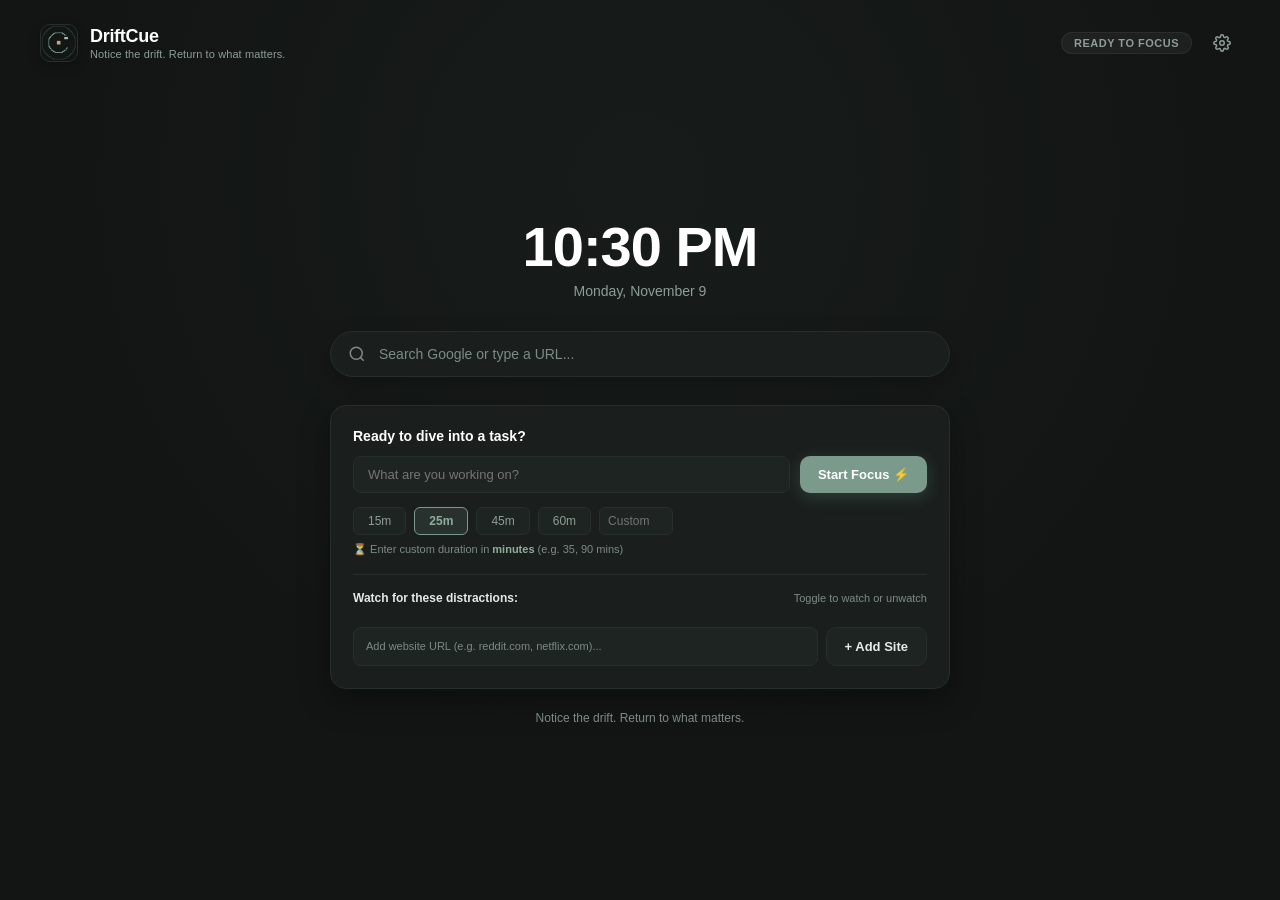
<file: DriftCue/newtab/newtab.html>
<!DOCTYPE html>
<html lang="en">
<head>
  <meta charset="UTF-8" />
  <meta name="viewport" content="width=device-width, initial-scale=1.0" />
  <title>DriftCue — Focus Space</title>
  <link rel="stylesheet" href="newtab.css" />
</head>
<body>
  <!-- Peaceful Meditative Background Canvas -->
  <canvas id="zen-canvas" class="zen-canvas"></canvas>

  <div class="ntp-wrapper">
    <!-- Top Bar -->
    <header class="ntp-header">
      <div class="brand">
        <img src="../assets/icon48.png" alt="DriftCue Logo" class="brand-logo" />
        <div class="brand-text-wrap">
          <span class="brand-name">DriftCue</span>
          <span class="brand-tagline">Notice the drift. Return to what matters.</span>
        </div>
      </div>
      <div class="header-right">
        <span id="ntp-status-pill" class="status-pill status-idle">Ready to focus</span>
        <button id="ntp-btn-settings" class="icon-btn" title="Options">
          <svg width="18" height="18" viewBox="0 0 24 24" fill="none" stroke="currentColor" stroke-width="2">
            <circle cx="12" cy="12" r="3"></circle>
            <path d="M19.4 15a1.65 1.65 0 0 0 .33 1.82l.06.06a2 2 0 0 1 0 2.83 2 2 0 0 1-2.83 0l-.06-.06a1.65 1.65 0 0 0-1.82-.33 1.65 1.65 0 0 0-1 1.51V21a2 2 0 0 1-2 2 2 2 0 0 1-2-2v-.09A1.65 1.65 0 0 0 9 19.4a1.65 1.65 0 0 0-1.82.33l-.06.06a2 2 0 0 1-2.83 0 2 2 0 0 1 0-2.83l.06-.06a1.65 1.65 0 0 0 .33-1.82 1.65 1.65 0 0 0-1.51-1H3a2 2 0 0 1-2-2 2 2 0 0 1 2-2h.09A1.65 1.65 0 0 0 4.6 9a1.65 1.65 0 0 0-.33-1.82l-.06-.06a2 2 0 0 1 0-2.83 2 2 0 0 1 2.83 0l.06.06a1.65 1.65 0 0 0 1.82.33H9a1.65 1.65 0 0 0 1-1.51V3a2 2 0 0 1 2-2 2 2 0 0 1 2 2v.09a1.65 1.65 0 0 0 1 1.51 1.65 1.65 0 0 0 1.82-.33l.06-.06a2 2 0 0 1 2.83 0 2 2 0 0 1 0 2.83l-.06.06a1.65 1.65 0 0 0-.33 1.82V9a1.65 1.65 0 0 0 1.51 1H21a2 2 0 0 1 2 2 2 2 0 0 1-2 2h-.09a1.65 1.65 0 0 0-1.51 1z"></path>
          </svg>
        </button>
      </div>
    </header>

    <!-- STATE A: Active Focus Session Dashboard (Anchor) -->
    <main id="ntp-view-active" class="ntp-view hidden">
      <div class="active-anchor-card">
        <div class="anchor-badge-wrap">
          <span class="anchor-badge">
            <span class="pulse-dot"></span> Active Focus Session
          </span>
        </div>

        <p class="anchor-subheading">YOUR ACTIVE INTENTION</p>
        <h1 id="ntp-task-title" class="anchor-task-title">Complete Python API</h1>

        <!-- Timer with Live Seconds Intuition -->
        <div class="anchor-timer-wrap">
          <div id="ntp-timer-digits" class="anchor-timer">24:50</div>
          <div id="ntp-timer-seconds-sub" class="anchor-timer-seconds-sub">1,490 seconds remaining</div>
          <p id="ntp-timer-status" class="anchor-timer-status">Focus session in progress</p>
        </div>

        <!-- Return to Task Action -->
        <div class="anchor-actions">
          <button id="ntp-btn-return-task" class="btn btn-primary btn-large">
            <span>↩</span> Return to Active Task Tab
          </button>
          <div class="anchor-sub-actions">
            <button id="ntp-btn-pause" class="btn btn-secondary">
              <span id="ntp-pause-icon">⏸</span> <span id="ntp-pause-text">Pause</span>
            </button>
            <button id="ntp-btn-end" class="btn btn-secondary btn-danger-hover">
              End Session
            </button>
          </div>
        </div>

        <!-- Live metrics stats -->
        <div class="anchor-stats-row">
          <div class="anchor-stat">
            <span id="ntp-stat-interventions" class="stat-number">0</span>
            <span class="stat-label">Distractions Checked</span>
          </div>
          <div class="stat-divider"></div>
          <div class="anchor-stat">
            <span id="ntp-stat-recoveries" class="stat-number highlight">0</span>
            <span class="stat-label">Mindful Recoveries</span>
          </div>
        </div>

        <p class="anchor-quote">"One task at a time. Keep moving."</p>
      </div>
    </main>

    <!-- STATE B: Idle Minimalist Start Page -->
    <main id="ntp-view-idle" class="ntp-view">
      <div class="idle-content-wrap">
        <!-- Clock & Date -->
        <div class="clock-wrap">
          <div id="ntp-clock" class="digital-clock">10:30 PM</div>
          <div id="ntp-date" class="digital-date">Monday, November 9</div>
        </div>

        <!-- Clean Google Search Bar -->
        <form id="ntp-search-form" class="search-form">
          <div class="search-input-wrap">
            <svg class="search-icon" width="18" height="18" viewBox="0 0 24 24" fill="none" stroke="currentColor" stroke-width="2">
              <circle cx="11" cy="11" r="8"></circle>
              <line x1="21" y1="21" x2="16.65" y2="16.65"></line>
            </svg>
            <input
              type="text"
              id="ntp-search-input"
              class="search-input"
              placeholder="Search Google or type a URL..."
              autocomplete="off"
            />
          </div>
        </form>

        <!-- Quick Focus Starter Card -->
        <div class="quick-start-card">
          <h2 class="quick-start-title">Ready to dive into a task?</h2>
          <div class="quick-input-row">
            <input
              type="text"
              id="ntp-quick-task"
              class="quick-task-input"
              placeholder="What are you working on?"
              autocomplete="off"
            />
            <button id="ntp-btn-quick-start" class="btn btn-primary">
              Start Focus ⚡
            </button>
          </div>
          <div class="quick-pills-row">
            <button type="button" class="quick-pill" data-mins="15">15m</button>
            <button type="button" class="quick-pill active" data-mins="25">25m</button>
            <button type="button" class="quick-pill" data-mins="45">45m</button>
            <button type="button" class="quick-pill" data-mins="60">60m</button>
            <div class="quick-custom-wrap">
              <input type="number" id="ntp-quick-custom-mins" class="quick-custom-input" min="1" max="180" placeholder="Custom" />
            </div>
          </div>
          <p class="ntp-custom-subhint">⏳ Enter custom duration in <strong>minutes</strong> (e.g. 35, 90 mins)</p>

          <!-- Watch for Distractions Section -->
          <div class="ntp-distractions-section">
            <div class="ntp-distractions-header">
              <span class="ntp-distractions-title">Watch for these distractions:</span>
              <span class="ntp-distractions-hint">Toggle to watch or unwatch</span>
            </div>
            <div id="ntp-distraction-pills" class="ntp-pills-grid">
              <!-- Populated dynamically via JS -->
            </div>
            <div class="ntp-add-distraction-row">
              <input
                type="text"
                id="ntp-input-distraction"
                class="ntp-inline-input"
                placeholder="Add website URL (e.g. reddit.com, netflix.com)..."
                autocomplete="off"
              />
              <button type="button" id="ntp-btn-add-distraction" class="btn btn-secondary btn-sm">
                + Add Site
              </button>
            </div>
          </div>
        </div>

        <!-- Recent Focus Sessions Strip (Module 5) -->
        <div id="ntp-recent-wrap" class="recent-sessions-wrap hidden">
          <span class="recent-label">Recent Completed Sessions</span>
          <div id="ntp-recent-list" class="recent-sessions-list"></div>
        </div>

        <p class="idle-tagline">Notice the drift. Return to what matters.</p>
      </div>
    </main>

    <!-- STATE C: Session Reflection Modal / Card (Module 5) -->
    <main id="ntp-view-summary" class="ntp-view hidden">
      <div class="active-anchor-card summary-anchor-card">
        <div class="summary-check-icon">✓</div>
        <h1 class="summary-card-title">Session Complete</h1>
        <p id="ntp-sum-task" class="summary-card-task">Authentication API</p>

        <div class="anchor-stats-row">
          <div class="anchor-stat">
            <span id="ntp-sum-actual" class="stat-number">25m</span>
            <span class="stat-label">Focus Time</span>
          </div>
          <div class="stat-divider"></div>
          <div class="anchor-stat">
            <span id="ntp-sum-drifts" class="stat-number">2</span>
            <span class="stat-label">Drifts Checked</span>
          </div>
          <div class="stat-divider"></div>
          <div class="anchor-stat">
            <span id="ntp-sum-recoveries" class="stat-number highlight">2</span>
            <span class="stat-label">Task Recoveries</span>
          </div>
        </div>

        <div class="ntp-reflection-block">
          <label class="reflection-label">Did you accomplish what you set out to do?</label>
          <div class="ntp-reflect-btns">
            <button type="button" class="btn-reflect selected" data-reflection="Yes">
              <span>🎯</span> Yes, accomplished
            </button>
            <button type="button" class="btn-reflect" data-reflection="Partially">
              <span>🌱</span> Partially
            </button>
            <button type="button" class="btn-reflect" data-reflection="Not yet">
              <span>⏳</span> Not yet
            </button>
          </div>
          <input
            type="text"
            id="ntp-sum-notes"
            class="summary-note-input"
            placeholder="Key takeaway or reflection note (optional)..."
            maxlength="100"
            style="margin-top: 10px;"
          />
        </div>

        <button id="ntp-btn-save-summary" class="btn btn-primary btn-large btn-block" style="margin-top: 20px;">
          Save Reflection & Continue
        </button>
      </div>
    </main>
  </div>

  <script src="newtab.js"></script>
</body>
</html>
</file>
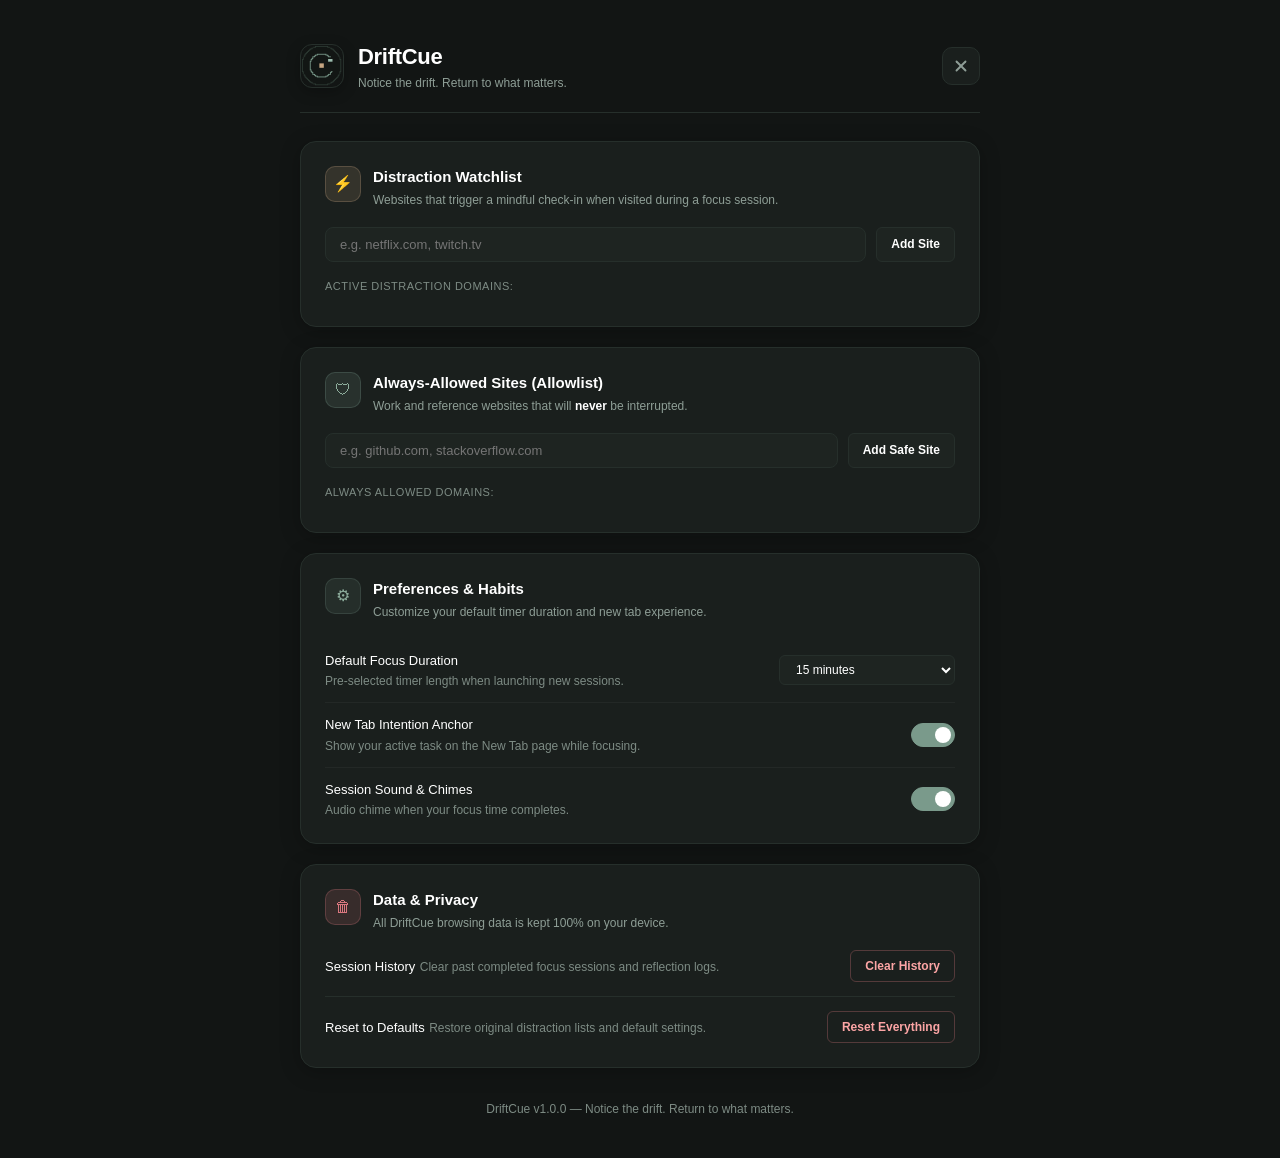
<file: DriftCue/options/options.html>
<!DOCTYPE html>
<html lang="en">
<head>
  <meta charset="UTF-8" />
  <meta name="viewport" content="width=device-width, initial-scale=1.0" />
  <title>DriftCue — Settings & Preferences</title>
  <link rel="stylesheet" href="options.css" />
</head>
<body>
  <div class="options-container">
    <!-- Header -->
    <header class="options-header">
      <div class="brand">
        <img src="../assets/icon48.png" alt="DriftCue" class="brand-logo" />
        <div>
          <h1 class="brand-title">DriftCue</h1>
          <p class="brand-subtitle">Notice the drift. Return to what matters.</p>
        </div>
      </div>
      <div class="header-right-actions">
        <div id="save-toast" class="save-toast hidden">
          <span>✓ Changes saved automatically</span>
        </div>
        <button id="btn-close-options" class="close-btn" title="Close Settings & Return Home">
          <svg width="18" height="18" viewBox="0 0 24 24" fill="none" stroke="currentColor" stroke-width="2.5" stroke-linecap="round" stroke-linejoin="round">
            <line x1="18" y1="6" x2="6" y2="18"></line>
            <line x1="6" y1="6" x2="18" y2="18"></line>
          </svg>
        </button>
      </div>
    </header>

    <div class="options-grid">
      <!-- Section 1: Distraction Watchlist -->
      <section class="card">
        <div class="card-header">
          <div class="card-icon">⚡</div>
          <div>
            <h2 class="card-title">Distraction Watchlist</h2>
            <p class="card-desc">Websites that trigger a mindful check-in when visited during a focus session.</p>
          </div>
        </div>

        <form id="form-add-distraction" class="add-domain-form">
          <input
            type="text"
            id="input-new-distraction"
            class="domain-input"
            placeholder="e.g. netflix.com, twitch.tv"
            autocomplete="off"
          />
          <button type="submit" class="btn btn-secondary">Add Site</button>
        </form>

        <div class="domain-chips-wrap">
          <span class="sub-label">Active Distraction Domains:</span>
          <div id="distraction-chips-list" class="chips-list">
            <!-- Dynamically populated -->
          </div>
        </div>
      </section>

      <!-- Section 2: Permanent Allowlist -->
      <section class="card">
        <div class="card-header">
          <div class="card-icon safe-icon">🛡</div>
          <div>
            <h2 class="card-title">Always-Allowed Sites (Allowlist)</h2>
            <p class="card-desc">Work and reference websites that will <strong>never</strong> be interrupted.</p>
          </div>
        </div>

        <form id="form-add-allowlist" class="add-domain-form">
          <input
            type="text"
            id="input-new-allowlist"
            class="domain-input"
            placeholder="e.g. github.com, stackoverflow.com"
            autocomplete="off"
          />
          <button type="submit" class="btn btn-secondary">Add Safe Site</button>
        </form>

        <div class="domain-chips-wrap">
          <span class="sub-label">Always Allowed Domains:</span>
          <div id="allowlist-chips-list" class="chips-list">
            <!-- Dynamically populated -->
          </div>
        </div>
      </section>

      <!-- Section 3: General Focus Preferences -->
      <section class="card">
        <div class="card-header">
          <div class="card-icon pref-icon">⚙</div>
          <div>
            <h2 class="card-title">Preferences & Habits</h2>
            <p class="card-desc">Customize your default timer duration and new tab experience.</p>
          </div>
        </div>

        <div class="preference-row">
          <div class="pref-text">
            <span class="pref-title">Default Focus Duration</span>
            <span class="pref-desc">Pre-selected timer length when launching new sessions.</span>
          </div>
          <select id="select-default-duration" class="pref-select">
            <option value="15">15 minutes</option>
            <option value="25">25 minutes (Pomodoro)</option>
            <option value="45">45 minutes (Deep Work)</option>
            <option value="60">60 minutes</option>
          </select>
        </div>

        <div class="preference-row">
          <div class="pref-text">
            <span class="pref-title">New Tab Intention Anchor</span>
            <span class="pref-desc">Show your active task on the New Tab page while focusing.</span>
          </div>
          <label class="toggle-switch">
            <input type="checkbox" id="toggle-newtab" checked />
            <span class="toggle-slider"></span>
          </label>
        </div>

        <div class="preference-row">
          <div class="pref-text">
            <span class="pref-title">Session Sound & Chimes</span>
            <span class="pref-desc">Audio chime when your focus time completes.</span>
          </div>
          <label class="toggle-switch">
            <input type="checkbox" id="toggle-sound" checked />
            <span class="toggle-slider"></span>
          </label>
        </div>
      </section>

      <!-- Section 4: Data & Reset -->
      <section class="card">
        <div class="card-header">
          <div class="card-icon danger-icon">🗑</div>
          <div>
            <h2 class="card-title">Data & Privacy</h2>
            <p class="card-desc">All DriftCue browsing data is kept 100% on your device.</p>
          </div>
        </div>

        <div class="data-actions-row">
          <div>
            <span class="pref-title">Session History</span>
            <span class="pref-desc">Clear past completed focus sessions and reflection logs.</span>
          </div>
          <button id="btn-clear-history-options" class="btn btn-outline-danger">
            Clear History
          </button>
        </div>

        <div class="data-actions-row" style="margin-top: 14px; padding-top: 14px; border-top: 1px solid var(--border-subtle);">
          <div>
            <span class="pref-title">Reset to Defaults</span>
            <span class="pref-desc">Restore original distraction lists and default settings.</span>
          </div>
          <button id="btn-reset-defaults" class="btn btn-outline-danger">
            Reset Everything
          </button>
        </div>
      </section>
    </div>

    <!-- Footer -->
    <footer class="options-footer">
      <p>DriftCue v1.0.0 — Notice the drift. Return to what matters.</p>
    </footer>
  </div>

  <script src="options.js"></script>
</body>
</html>
</file>
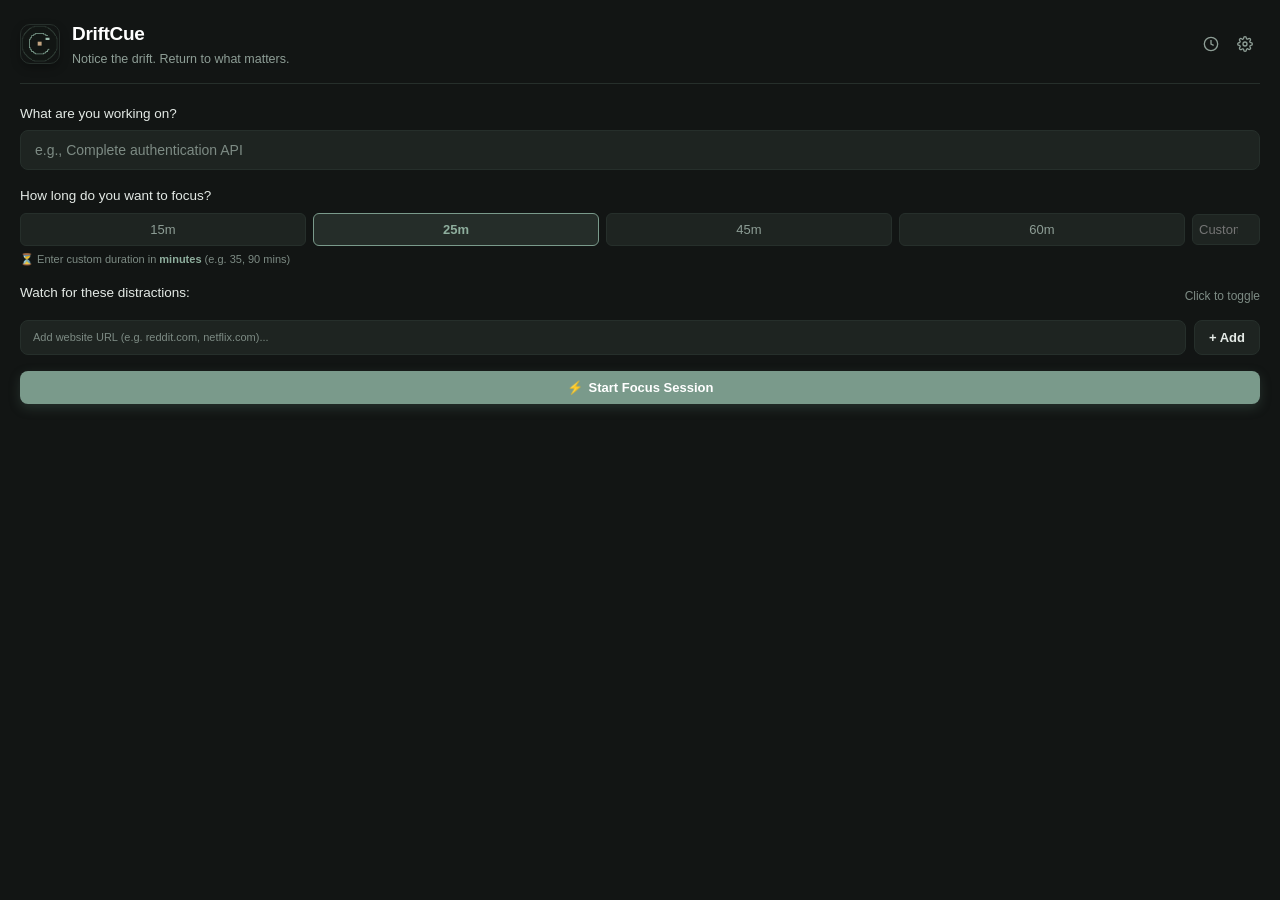
<file: DriftCue/popup/popup.html>
<!DOCTYPE html>
<html lang="en">
<head>
  <meta charset="UTF-8" />
  <meta name="viewport" content="width=device-width, initial-scale=1.0" />
  <title>DriftCue</title>
  <link rel="stylesheet" href="popup.css" />
</head>
<body>
  <div class="app-container">
    <!-- Header -->
    <header class="app-header">
      <div class="brand">
        <img src="../assets/icon48.png" alt="DriftCue Logo" class="brand-logo" />
        <div>
          <h1 class="brand-name">DriftCue</h1>
          <p class="brand-tagline">Notice the drift. Return to what matters.</p>
        </div>
      </div>
      <div class="header-actions">
        <button id="btn-toggle-history" class="icon-btn" title="Session History">
          <svg width="16" height="16" viewBox="0 0 24 24" fill="none" stroke="currentColor" stroke-width="2">
            <circle cx="12" cy="12" r="10"></circle>
            <polyline points="12 6 12 12 16 14"></polyline>
          </svg>
        </button>
        <button id="btn-open-options" class="icon-btn" title="Settings">
          <svg width="16" height="16" viewBox="0 0 24 24" fill="none" stroke="currentColor" stroke-width="2">
            <circle cx="12" cy="12" r="3"></circle>
            <path d="M19.4 15a1.65 1.65 0 0 0 .33 1.82l.06.06a2 2 0 0 1 0 2.83 2 2 0 0 1-2.83 0l-.06-.06a1.65 1.65 0 0 0-1.82-.33 1.65 1.65 0 0 0-1 1.51V21a2 2 0 0 1-2 2 2 2 0 0 1-2-2v-.09A1.65 1.65 0 0 0 9 19.4a1.65 1.65 0 0 0-1.82.33l-.06.06a2 2 0 0 1-2.83 0 2 2 0 0 1 0-2.83l.06-.06a1.65 1.65 0 0 0 .33-1.82 1.65 1.65 0 0 0-1.51-1H3a2 2 0 0 1-2-2 2 2 0 0 1 2-2h.09A1.65 1.65 0 0 0 4.6 9a1.65 1.65 0 0 0-.33-1.82l-.06-.06a2 2 0 0 1 0-2.83 2 2 0 0 1 2.83 0l.06.06a1.65 1.65 0 0 0 1.82.33H9a1.65 1.65 0 0 0 1-1.51V3a2 2 0 0 1 2-2 2 2 0 0 1 2 2v.09a1.65 1.65 0 0 0 1 1.51 1.65 1.65 0 0 0 1.82-.33l.06-.06a2 2 0 0 1 2.83 0 2 2 0 0 1 0 2.83l-.06.06a1.65 1.65 0 0 0-.33 1.82V9a1.65 1.65 0 0 0 1.51 1H21a2 2 0 0 1 2 2 2 2 0 0 1-2 2h-.09a1.65 1.65 0 0 0-1.51 1z"></path>
          </svg>
        </button>
      </div>
    </header>

    <!-- VIEW 1: Idle Setup (Start Focus Session) -->
    <main id="view-idle" class="view">
      <div class="field-group">
        <label for="input-task" class="field-label">What are you working on?</label>
        <div class="input-wrapper">
          <input
            type="text"
            id="input-task"
            placeholder="e.g., Complete authentication API"
            autocomplete="off"
            maxlength="80"
          />
        </div>
      </div>

      <div class="field-group">
        <label class="field-label">How long do you want to focus?</label>
        <div class="pills-row duration-pills">
          <button type="button" class="pill-btn" data-mins="15">15m</button>
          <button type="button" class="pill-btn active" data-mins="25">25m</button>
          <button type="button" class="pill-btn" data-mins="45">45m</button>
          <button type="button" class="pill-btn" data-mins="60">60m</button>
          <div class="custom-duration-wrap">
            <input type="number" id="input-custom-mins" min="1" max="180" placeholder="Custom" />
          </div>
        </div>
        <p class="field-subhint">⏳ Enter custom duration in <strong>minutes</strong> (e.g. 35, 90 mins)</p>
      </div>

      <div class="field-group">
        <div class="label-with-hint">
          <label class="field-label">Watch for these distractions:</label>
          <span class="hint-text">Click to toggle</span>
        </div>
        <div id="distraction-pills" class="pills-grid">
          <!-- Populated dynamically via JS -->
        </div>

        <div class="add-distraction-inline">
          <input
            type="text"
            id="input-inline-distraction"
            class="inline-domain-input"
            placeholder="Add website URL (e.g. reddit.com, netflix.com)..."
            autocomplete="off"
          />
          <button type="button" id="btn-inline-add-distraction" class="btn btn-secondary btn-sm">
            + Add
          </button>
        </div>
      </div>

      <button id="btn-start-focus" class="btn btn-primary btn-block">
        <span class="btn-icon">⚡</span> Start Focus Session
      </button>
    </main>

    <!-- VIEW 2: Active Focus Session -->
    <main id="view-active" class="view hidden">
      <div class="session-card">
        <div class="session-status-row">
          <span id="session-badge" class="badge badge-focus">
            <span class="pulse-dot"></span> Focus Active
          </span>
          <span id="session-goal-label" class="session-label">Session Target</span>
        </div>

        <h2 id="active-task-display" class="active-task-text">Complete Python API</h2>

        <!-- Circular or digital countdown timer -->
        <div class="timer-display-wrap">
          <div id="active-timer-text" class="timer-digits">25:00</div>
          <div class="timer-subtext">Remaining time</div>
        </div>

        <!-- Live distraction catch mini-stats -->
        <div class="active-stats-grid">
          <div class="mini-stat-card">
            <div id="stat-interventions" class="stat-num">0</div>
            <div class="stat-label">Drifts Checked</div>
          </div>
          <div class="mini-stat-card">
            <div id="stat-returned" class="stat-num highlight">0</div>
            <div class="stat-label">Returned to Task</div>
          </div>
        </div>

        <!-- Controls -->
        <div class="session-actions-row">
          <button id="btn-pause-session" class="btn btn-secondary">
            <span id="pause-btn-icon">⏸</span> <span id="pause-btn-label">Pause</span>
          </button>
          <button id="btn-end-session" class="btn btn-danger-outline">
            End Session
          </button>
        </div>
      </div>
    </main>

    <!-- VIEW 3: Session Reflection & Summary (Module 5) -->
    <main id="view-summary" class="view hidden">
      <div class="summary-card">
        <div class="summary-header">
          <div class="summary-check-icon">✓</div>
          <h2 class="summary-title">Session Complete</h2>
          <p id="summary-task-name" class="summary-subtitle">Authentication API</p>
        </div>

        <div class="summary-metrics-grid">
          <div class="metric-box">
            <span id="sum-actual-time" class="metric-val">25m</span>
            <span class="metric-name">Focus Time</span>
          </div>
          <div class="metric-box">
            <span id="sum-drifts" class="metric-val">2</span>
            <span class="metric-name">Drifts Caught</span>
          </div>
          <div class="metric-box">
            <span id="sum-returned" class="metric-val highlight">2</span>
            <span class="metric-name">Task Recoveries</span>
          </div>
        </div>

        <!-- Sites Visited Pill Strip -->
        <div id="summary-sites-wrap" class="summary-sites-wrap hidden">
          <span class="sites-label">Detour sites:</span>
          <div id="summary-sites-list" class="summary-sites-list"></div>
        </div>

        <div class="reflection-section">
          <label class="reflection-label">Did you accomplish what you set out to do?</label>
          <div class="reflection-options">
            <button type="button" class="btn-reflect selected" data-reflection="Yes">
              <span class="emoji">🎯</span> Yes, accomplished
            </button>
            <button type="button" class="btn-reflect" data-reflection="Partially">
              <span class="emoji">🌱</span> Partially
            </button>
            <button type="button" class="btn-reflect" data-reflection="Not yet">
              <span class="emoji">⏳</span> Not yet
            </button>
          </div>
        </div>

        <div class="field-group" style="margin-bottom: 14px;">
          <input
            type="text"
            id="input-summary-notes"
            class="summary-note-input"
            placeholder="Quick takeaway or note (optional)..."
            maxlength="100"
          />
        </div>

        <button id="btn-close-summary" class="btn btn-primary btn-block">
          Save Reflection & Close
        </button>
      </div>
    </main>

    <!-- VIEW 4: Session History Log (Module 5) -->
    <main id="view-history" class="view hidden">
      <div class="history-card">
        <div class="history-top-nav">
          <h2 class="history-title">Session History</h2>
          <button id="btn-clear-history" class="btn-link" title="Clear all history">Clear History</button>
        </div>

        <div id="history-list" class="history-list">
          <!-- Dynamically populated or empty state -->
        </div>

        <button id="btn-back-from-history" class="btn-back-prominent btn-block" style="margin-top: 14px;">
          <span class="back-arrow">←</span>
          <span class="back-text">Back to Focus</span>
        </button>
      </div>
    </main>

    <!-- VIEW 5: Embedded In-Side-View Settings (No New Window Needed) -->
    <main id="view-settings" class="view hidden">
      <div class="settings-card">
        <div class="settings-top-nav">
          <button id="btn-back-from-settings" class="btn-back-prominent" title="Go back">
            <span class="back-arrow">←</span>
            <span class="back-text">Back</span>
          </button>
          <h2 class="settings-nav-title">Settings</h2>
        </div>

        <div id="settings-save-toast" class="save-toast hidden">
          <span>✓ Saved automatically</span>
        </div>

        <!-- Section 1: Distraction Watchlist -->
        <div class="settings-section">
          <div class="settings-sec-header">
            <span class="sec-icon">⚡</span>
            <div>
              <h3 class="sec-title">Distraction Watchlist</h3>
              <p class="sec-desc">Websites that trigger a mindful check-in when visited.</p>
            </div>
          </div>

          <form id="form-settings-distraction" class="settings-add-form">
            <input
              type="text"
              id="input-settings-distraction"
              class="inline-domain-input"
              placeholder="e.g. netflix.com, twitch.tv"
              autocomplete="off"
            />
            <button type="submit" class="btn btn-secondary btn-sm">Add Site</button>
          </form>

          <div id="settings-distraction-chips" class="settings-chips-wrap">
            <!-- Dynamically populated -->
          </div>
        </div>

        <!-- Section 2: Permanent Allowlist -->
        <div class="settings-section">
          <div class="settings-sec-header">
            <span class="sec-icon">🛡</span>
            <div>
              <h3 class="sec-title">Always-Allowed Sites</h3>
              <p class="sec-desc">Work domains that will never be interrupted.</p>
            </div>
          </div>

          <form id="form-settings-allowlist" class="settings-add-form">
            <input
              type="text"
              id="input-settings-allowlist"
              class="inline-domain-input"
              placeholder="e.g. github.com, notion.so"
              autocomplete="off"
            />
            <button type="submit" class="btn btn-secondary btn-sm">Add Safe Site</button>
          </form>

          <div id="settings-allowlist-chips" class="settings-chips-wrap">
            <!-- Dynamically populated -->
          </div>
        </div>

        <!-- Section 3: Preferences -->
        <div class="settings-section">
          <div class="settings-sec-header">
            <span class="sec-icon">⚙</span>
            <div>
              <h3 class="sec-title">Focus Habits</h3>
              <p class="sec-desc">Customize sound and default focus duration.</p>
            </div>
          </div>

          <div class="setting-row">
            <div>
              <div class="setting-title">Audio Chimes</div>
              <div class="setting-subtitle">Gentle bell sound on session completion</div>
            </div>
            <label class="switch">
              <input type="checkbox" id="toggle-sound-settings" checked>
              <span class="slider"></span>
            </label>
          </div>

          <div class="setting-row">
            <div>
              <div class="setting-title">New Tab Dashboard</div>
              <div class="setting-subtitle">Show intention anchor on every new tab</div>
            </div>
            <label class="switch">
              <input type="checkbox" id="toggle-newtab-settings" checked>
              <span class="slider"></span>
            </label>
          </div>

          <div class="setting-row">
            <div>
              <div class="setting-title">Default Duration</div>
              <div class="setting-subtitle">Starting timer for new sessions</div>
            </div>
            <select id="select-duration-settings" class="settings-select">
              <option value="15">15 minutes</option>
              <option value="25" selected>25 minutes</option>
              <option value="45">45 minutes</option>
              <option value="60">60 minutes</option>
            </select>
          </div>
        </div>

        <button id="btn-back-from-settings-bottom" class="btn-back-prominent btn-block" style="margin-top: 14px;">
          <span class="back-arrow">←</span>
          <span class="back-text">Back to Focus</span>
        </button>
      </div>
    </main>
  </div>

  <script src="popup.js"></script>
</body>
</html>
</file>
<file: DriftCue/newtab/newtab.css>
/* DriftCue — Adaptive New Tab (Serene Sage Peace Palette) */

:root {
  --bg-ntp: #121514;
  --bg-card: #1a1f1d;
  --bg-card-hover: #212825;
  --bg-input: #1e2421;
  --border-subtle: #262f2b;
  --border-focus: #7a9a8b;

  --text-primary: #e4eae6;
  --text-secondary: #8e9e96;
  --text-muted: #7d8b84;

  --accent-sage: #7a9a8b;
  --accent-sage-hover: #6a897b;
  --accent-sage-light: #8eae9d;
  --accent-sand: #c5a582;
  --accent-rose: #d9777f;

  --font-sans: -apple-system, BlinkMacSystemFont, "Segoe UI", Roboto, Helvetica, Arial, sans-serif;
  --font-mono: ui-monospace, SFMono-Regular, Menlo, Monaco, Consolas, monospace;
}

* {
  box-sizing: border-box;
  margin: 0;
  padding: 0;
}

body {
  background-color: var(--bg-ntp);
  color: var(--text-primary);
  font-family: var(--font-sans);
  min-height: 100vh;
  display: flex;
  flex-direction: column;
  -webkit-font-smoothing: antialiased;
  background-image: radial-gradient(circle at 50% 20%, rgba(122, 154, 139, 0.05), transparent 60%);
}

/* Peaceful Meditative Breathing Background */
.zen-canvas {
  position: fixed;
  top: 0;
  left: 0;
  width: 100vw;
  height: 100vh;
  z-index: 0;
  pointer-events: none;
  filter: blur(80px);
  -webkit-filter: blur(80px);
  opacity: 0.75;
  transform: translateZ(0);
}

.ntp-wrapper {
  position: relative;
  z-index: 1;
  display: flex;
  flex-direction: column;
  min-height: 100vh;
  padding: 24px 40px;
}

/* Header & Brand (Enlarged per request) */
.ntp-header {
  display: flex;
  align-items: center;
  justify-content: space-between;
}

.brand {
  display: flex;
  align-items: center;
  gap: 12px;
}

.brand-logo {
  width: 38px;
  height: 38px;
  border-radius: 10px;
  border: 1px solid var(--border-subtle);
  box-shadow: 0 4px 12px rgba(0, 0, 0, 0.2);
}

.brand-text-wrap {
  display: flex;
  flex-direction: column;
}

.brand-name {
  font-size: 18px;
  font-weight: 700;
  letter-spacing: -0.3px;
  color: #ffffff;
}

.brand-tagline {
  font-size: 11px;
  color: var(--text-secondary);
  letter-spacing: 0.1px;
  margin-top: 1px;
}

.header-right {
  display: flex;
  align-items: center;
  gap: 12px;
}

.status-pill {
  font-size: 11px;
  font-weight: 600;
  padding: 4px 12px;
  border-radius: 20px;
  text-transform: uppercase;
  letter-spacing: 0.5px;
}

.status-idle {
  background: rgba(255, 255, 255, 0.05);
  color: var(--text-secondary);
  border: 1px solid rgba(255, 255, 255, 0.06);
}

.status-active {
  background: rgba(122, 154, 139, 0.15);
  color: var(--accent-sage-light);
  border: 1px solid rgba(122, 154, 139, 0.3);
}

.status-paused {
  background: rgba(197, 165, 130, 0.15);
  color: #d6ba9c;
  border: 1px solid rgba(197, 165, 130, 0.3);
}

.status-summary {
  background: rgba(122, 154, 139, 0.15);
  color: var(--accent-sage-light);
  border: 1px solid rgba(122, 154, 139, 0.3);
}

.icon-btn {
  background: transparent;
  border: 1px solid transparent;
  color: var(--text-secondary);
  cursor: pointer;
  padding: 8px;
  border-radius: 8px;
  display: flex;
  align-items: center;
  justify-content: center;
  transition: all 0.15s ease;
}

.icon-btn:hover {
  background: var(--bg-card);
  color: #fff;
  border-color: var(--border-subtle);
}

/* Views */
.ntp-view {
  flex: 1;
  display: flex;
  align-items: center;
  justify-content: center;
}

.ntp-view.hidden {
  display: none !important;
}

/* Cards */
.active-anchor-card {
  background: var(--bg-card);
  border: 1px solid var(--border-subtle);
  border-radius: 20px;
  padding: 40px;
  width: 100%;
  max-width: 540px;
  text-align: center;
  box-shadow: 0 20px 50px rgba(0, 0, 0, 0.5);
  animation: ntpSlideIn 0.3s cubic-bezier(0.16, 1, 0.3, 1);
}

@keyframes ntpSlideIn {
  from { transform: translateY(16px); opacity: 0; }
  to { transform: translateY(0); opacity: 1; }
}

.anchor-badge-wrap {
  margin-bottom: 20px;
}

.anchor-badge {
  display: inline-flex;
  align-items: center;
  gap: 8px;
  background: rgba(122, 154, 139, 0.15);
  color: var(--accent-sage-light);
  border: 1px solid rgba(122, 154, 139, 0.3);
  font-size: 11px;
  font-weight: 600;
  text-transform: uppercase;
  letter-spacing: 0.5px;
  padding: 5px 14px;
  border-radius: 20px;
}

.pulse-dot {
  width: 7px;
  height: 7px;
  border-radius: 50%;
  background-color: currentColor;
  animation: pulse 2s infinite;
}

@keyframes pulse {
  0% { transform: scale(0.95); opacity: 0.7; }
  50% { transform: scale(1.3); opacity: 1; }
  100% { transform: scale(0.95); opacity: 0.7; }
}

.anchor-subheading {
  font-size: 11px;
  letter-spacing: 1.2px;
  color: var(--text-muted);
  text-transform: uppercase;
  font-weight: 600;
  margin-bottom: 8px;
}

.anchor-task-title {
  font-size: 26px;
  font-weight: 700;
  color: #ffffff;
  line-height: 1.3;
  margin-bottom: 24px;
  word-break: break-word;
}

.anchor-timer-wrap {
  background: var(--bg-input);
  border: 1px solid rgba(255, 255, 255, 0.04);
  border-radius: 14px;
  padding: 22px 0;
  margin-bottom: 28px;
}

.anchor-timer {
  font-family: var(--font-mono);
  font-size: 48px;
  font-weight: 800;
  letter-spacing: 2px;
  color: #ffffff;
}

.anchor-timer.paused {
  color: var(--accent-sand);
}

.anchor-timer-status {
  font-size: 12px;
  color: var(--text-muted);
  margin-top: 4px;
}

.anchor-actions {
  display: flex;
  flex-direction: column;
  gap: 12px;
  margin-bottom: 28px;
}

.btn {
  font-family: inherit;
  font-size: 13px;
  font-weight: 600;
  padding: 11px 18px;
  border-radius: 10px;
  cursor: pointer;
  border: none;
  display: inline-flex;
  align-items: center;
  justify-content: center;
  gap: 8px;
  transition: all 0.15s ease;
}

.btn-large {
  padding: 14px 22px;
  font-size: 14px;
}

.btn-block {
  width: 100%;
}

.btn-primary {
  background: var(--accent-sage);
  color: #ffffff;
  box-shadow: 0 4px 16px rgba(98, 135, 118, 0.3);
}

.btn-primary:hover {
  background: var(--accent-sage-hover);
  transform: translateY(-1px);
}

.btn-secondary {
  background: var(--bg-input);
  border: 1px solid var(--border-subtle);
  color: var(--text-primary);
}

.btn-secondary:hover {
  background: var(--bg-card-hover);
  border-color: #38463e;
}

.btn-danger-hover:hover {
  border-color: rgba(217, 119, 127, 0.4);
  color: #fca5a5;
}

.anchor-sub-actions {
  display: grid;
  grid-template-columns: 1fr 1fr;
  gap: 10px;
}

.anchor-stats-row {
  display: flex;
  align-items: center;
  justify-content: center;
  gap: 24px;
  padding: 16px 0;
  border-top: 1px solid var(--border-subtle);
  border-bottom: 1px solid var(--border-subtle);
  margin-bottom: 20px;
}

.anchor-stat {
  display: flex;
  flex-direction: column;
  align-items: center;
}

.stat-number {
  font-size: 18px;
  font-weight: 700;
  color: #ffffff;
}

.stat-number.highlight {
  color: var(--accent-sage-light);
}

.stat-label {
  font-size: 11px;
  color: var(--text-muted);
  margin-top: 2px;
}

.stat-divider {
  width: 1px;
  height: 24px;
  background: var(--border-subtle);
}

.anchor-quote {
  font-size: 13px;
  font-style: italic;
  color: var(--text-secondary);
}

/* STATE B: Idle Minimalist Start Page */
.idle-content-wrap {
  width: 100%;
  max-width: 620px;
  text-align: center;
  display: flex;
  flex-direction: column;
  align-items: center;
  animation: ntpSlideIn 0.3s cubic-bezier(0.16, 1, 0.3, 1);
}

.clock-wrap {
  margin-bottom: 32px;
}

.digital-clock {
  font-size: 56px;
  font-weight: 700;
  letter-spacing: -1px;
  color: #ffffff;
}

.digital-date {
  font-size: 14px;
  color: var(--text-secondary);
  margin-top: 4px;
}

/* Search Form */
.search-form {
  width: 100%;
  margin-bottom: 28px;
}

.search-input-wrap {
  position: relative;
  width: 100%;
}

.search-icon {
  position: absolute;
  left: 18px;
  top: 50%;
  transform: translateY(-50%);
  color: var(--text-muted);
}

.search-input {
  width: 100%;
  background: var(--bg-card);
  border: 1px solid var(--border-subtle);
  border-radius: 30px;
  padding: 14px 20px 14px 48px;
  font-size: 14px;
  color: #ffffff;
  font-family: inherit;
  outline: none;
  transition: all 0.2s ease;
  box-shadow: 0 8px 24px rgba(0, 0, 0, 0.2);
}

.search-input:focus {
  border-color: var(--border-focus);
  box-shadow: 0 0 0 3px rgba(122, 154, 139, 0.2);
  background: var(--bg-input);
}

.search-input::placeholder {
  color: var(--text-muted);
}

/* Quick Start Card */
.quick-start-card {
  width: 100%;
  background: var(--bg-card);
  border: 1px solid var(--border-subtle);
  border-radius: 16px;
  padding: 22px;
  text-align: left;
  margin-bottom: 22px;
  box-shadow: 0 12px 32px rgba(0, 0, 0, 0.3);
}

.quick-start-title {
  font-size: 14px;
  font-weight: 600;
  color: #ffffff;
  margin-bottom: 12px;
}

.quick-input-row {
  display: flex;
  gap: 10px;
  margin-bottom: 14px;
}

.quick-task-input {
  flex: 1;
  background: var(--bg-input);
  border: 1px solid var(--border-subtle);
  border-radius: 8px;
  padding: 10px 14px;
  font-size: 13px;
  color: #fff;
  font-family: inherit;
  outline: none;
}

.quick-task-input:focus {
  border-color: var(--accent-sage);
}

.quick-pills-row {
  display: flex;
  gap: 8px;
  align-items: center;
}

.quick-custom-wrap {
  width: 74px;
}

.quick-custom-input {
  width: 100%;
  background: var(--bg-input);
  border: 1px solid var(--border-subtle);
  border-radius: 6px;
  padding: 6px 8px;
  color: #fff;
  font-size: 12px;
  font-family: inherit;
  text-align: center;
  outline: none;
  transition: all 0.15s ease;
}

.quick-custom-input:focus {
  border-color: var(--accent-sage);
  background: var(--bg-card);
}

.quick-pill {
  background: var(--bg-input);
  border: 1px solid var(--border-subtle);
  color: var(--text-secondary);
  padding: 6px 14px;
  border-radius: 6px;
  font-size: 12px;
  font-weight: 500;
  cursor: pointer;
  transition: all 0.15s ease;
}

.quick-pill:hover {
  background: var(--bg-card-hover);
  color: #fff;
}

.quick-pill.active {
  background: rgba(122, 154, 139, 0.15);
  border-color: var(--accent-sage);
  color: var(--accent-sage-light);
  font-weight: 600;
}

/* Recent Sessions Strip */
.recent-sessions-wrap {
  width: 100%;
  margin-bottom: 20px;
  text-align: left;
}

.recent-sessions-wrap.hidden {
  display: none;
}

.recent-label {
  font-size: 11px;
  text-transform: uppercase;
  letter-spacing: 0.5px;
  color: var(--text-muted);
  display: block;
  margin-bottom: 8px;
}

.recent-sessions-list {
  display: flex;
  gap: 8px;
  flex-wrap: wrap;
}

.recent-chip {
  background: var(--bg-card);
  border: 1px solid var(--border-subtle);
  border-radius: 8px;
  padding: 6px 12px;
  font-size: 12px;
  color: var(--text-primary);
  display: inline-flex;
  align-items: center;
  gap: 6px;
}

.recent-chip .chip-time {
  color: var(--accent-sage-light);
  font-weight: 600;
}

.idle-tagline {
  font-size: 12px;
  color: var(--text-muted);
}

/* STATE C: Summary Anchor Card */
.summary-anchor-card {
  max-width: 500px;
}

.summary-check-icon {
  width: 48px;
  height: 48px;
  border-radius: 50%;
  background: rgba(122, 154, 139, 0.15);
  color: var(--accent-sage-light);
  font-size: 24px;
  font-weight: bold;
  display: flex;
  align-items: center;
  justify-content: center;
  margin: 0 auto 12px;
}

.summary-card-title {
  font-size: 22px;
  font-weight: 700;
  color: #fff;
}

.summary-card-task {
  font-size: 14px;
  color: var(--text-secondary);
  margin-top: 4px;
  margin-bottom: 16px;
}

.ntp-reflection-block {
  text-align: left;
  margin: 20px 0;
}

.reflection-label {
  display: block;
  font-size: 13px;
  font-weight: 500;
  color: var(--text-primary);
  margin-bottom: 8px;
}

.ntp-reflect-btns {
  display: flex;
  gap: 8px;
}

.btn-reflect {
  flex: 1;
  background: var(--bg-input);
  border: 1px solid var(--border-subtle);
  color: var(--text-secondary);
  padding: 10px;
  border-radius: 8px;
  font-size: 12px;
  font-family: inherit;
  cursor: pointer;
  display: flex;
  align-items: center;
  justify-content: center;
  gap: 6px;
  transition: all 0.15s ease;
}

.btn-reflect:hover {
  background: var(--bg-card-hover);
  color: #fff;
}

.btn-reflect.selected {
  background: rgba(122, 154, 139, 0.18);
  border-color: var(--accent-sage);
  color: var(--accent-sage-light);
  font-weight: 600;
}

.summary-note-input {
  width: 100%;
  background: var(--bg-input);
  border: 1px solid var(--border-subtle);
  border-radius: 8px;
  padding: 10px 12px;
  font-size: 13px;
  color: #fff;
  font-family: inherit;
  outline: none;
}

.summary-note-input:focus {
  border-color: var(--accent-sage);
}

/* ==========================================================================
   Timer Seconds Intuition & New Tab Distraction Watchlist
   ========================================================================== */

.anchor-timer-seconds-sub {
  font-family: var(--font-mono);
  font-size: 13px;
  color: var(--accent-sage-light);
  margin-top: 6px;
  letter-spacing: 0.5px;
}

.ntp-custom-subhint {
  font-size: 11px;
  color: var(--text-muted);
  margin-top: 8px;
  text-align: left;
}

.ntp-custom-subhint strong {
  color: var(--accent-sage-light);
}

.ntp-distractions-section {
  margin-top: 18px;
  padding-top: 16px;
  border-top: 1px solid var(--border-subtle);
  text-align: left;
}

.ntp-distractions-header {
  display: flex;
  align-items: center;
  justify-content: space-between;
  margin-bottom: 10px;
}

.ntp-distractions-title {
  font-size: 12px;
  font-weight: 600;
  color: var(--text-primary);
}

.ntp-distractions-hint {
  font-size: 11px;
  color: var(--text-muted);
}

.ntp-pills-grid {
  display: flex;
  flex-wrap: wrap;
  gap: 8px;
  margin-bottom: 12px;
}

.ntp-distraction-pill {
  display: inline-flex;
  align-items: center;
  gap: 6px;
  padding: 6px 12px;
  background: var(--bg-input);
  border: 1px solid var(--border-subtle);
  border-radius: 20px;
  color: var(--text-muted);
  font-size: 12px;
  cursor: pointer;
  transition: all 0.15s ease;
  user-select: none;
}

.ntp-distraction-pill:hover {
  background: var(--bg-card-hover);
  color: var(--text-primary);
  border-color: #3b4540;
}

.ntp-distraction-pill.checked {
  background: rgba(122, 154, 139, 0.16);
  border-color: var(--accent-sage);
  color: var(--accent-sage-light);
  font-weight: 600;
}

.ntp-distraction-pill .pill-dot {
  width: 6px;
  height: 6px;
  border-radius: 50%;
  background: var(--text-muted);
  transition: background 0.15s ease;
}

.ntp-distraction-pill.checked .pill-dot {
  background: var(--accent-sage-light);
}

.ntp-distraction-pill.custom-pill {
  border-style: dashed;
}

.ntp-distraction-pill .pill-remove-x {
  margin-left: 4px;
  font-size: 13px;
  color: var(--text-muted);
  cursor: pointer;
}

.ntp-distraction-pill .pill-remove-x:hover {
  color: #ff8f98;
}

.ntp-add-distraction-row {
  display: flex;
  gap: 8px;
}

.ntp-inline-input {
  flex: 1;
  background: var(--bg-input);
  border: 1px solid var(--border-subtle);
  border-radius: 8px;
  padding: 8px 12px;
  color: var(--text-primary);
  font-size: 12px;
  font-family: inherit;
  outline: none;
  transition: border-color 0.2s ease;
}

.ntp-inline-input:focus {
  border-color: var(--accent-sage);
}

.ntp-inline-input::placeholder {
  color: var(--text-muted);
  font-size: 11px;
}
</file>
<file: DriftCue/options/options.css>
/* DriftCue — Options & Settings (Serene Sage Peace Palette) */

:root {
  --bg-page: #121514;
  --bg-card: #1a1f1d;
  --bg-card-hover: #212825;
  --bg-input: #1e2421;
  --border-subtle: #262f2b;
  --border-active: #7a9a8b;

  --text-primary: #e4eae6;
  --text-secondary: #8e9e96;
  --text-muted: #7d8b84;

  --accent-sage: #7a9a8b;
  --accent-sage-hover: #6a897b;
  --accent-sage-light: #8eae9d;
  --accent-sand: #c5a582;
  --accent-rose: #d9777f;

  --font-sans: -apple-system, BlinkMacSystemFont, "Segoe UI", Roboto, Helvetica, Arial, sans-serif;
  --font-mono: ui-monospace, SFMono-Regular, Menlo, Monaco, Consolas, monospace;
}

* {
  box-sizing: border-box;
  margin: 0;
  padding: 0;
}

body {
  background-color: var(--bg-page);
  color: var(--text-primary);
  font-family: var(--font-sans);
  line-height: 1.5;
  -webkit-font-smoothing: antialiased;
  padding: 40px 20px;
}

.options-container {
  max-width: 680px;
  margin: 0 auto;
}

/* Header & Brand (Enlarged) */
.options-header {
  display: flex;
  align-items: center;
  justify-content: space-between;
  margin-bottom: 28px;
  padding-bottom: 20px;
  border-bottom: 1px solid var(--border-subtle);
}

.brand {
  display: flex;
  align-items: center;
  gap: 14px;
}

.brand-logo {
  width: 44px;
  height: 44px;
  border-radius: 12px;
  border: 1px solid var(--border-subtle);
  box-shadow: 0 4px 14px rgba(0, 0, 0, 0.25);
}

.brand-title {
  font-size: 22px;
  font-weight: 700;
  color: #fff;
  letter-spacing: -0.3px;
}

.brand-subtitle {
  font-size: 12px;
  color: var(--text-secondary);
  margin-top: 1px;
}

.header-right-actions {
  display: flex;
  align-items: center;
  gap: 12px;
}

.close-btn {
  background: var(--bg-card);
  border: 1px solid var(--border-subtle);
  color: var(--text-secondary);
  width: 38px;
  height: 38px;
  border-radius: 10px;
  display: flex;
  align-items: center;
  justify-content: center;
  cursor: pointer;
  transition: all 0.15s ease;
}

.close-btn:hover {
  background: var(--bg-card-hover);
  color: #ffffff;
  border-color: #38463e;
  transform: scale(1.05);
}

.save-toast {
  background: rgba(122, 154, 139, 0.15);
  border: 1px solid rgba(122, 154, 139, 0.3);
  color: var(--accent-sage-light);
  font-size: 12px;
  font-weight: 500;
  padding: 6px 14px;
  border-radius: 20px;
  transition: opacity 0.2s ease;
}

.save-toast.hidden {
  opacity: 0;
  pointer-events: none;
}

/* Cards & Layout */
.options-grid {
  display: flex;
  flex-direction: column;
  gap: 20px;
}

.card {
  background: var(--bg-card);
  border: 1px solid var(--border-subtle);
  border-radius: 16px;
  padding: 24px;
  box-shadow: 0 4px 20px rgba(0, 0, 0, 0.25);
}

.card-header {
  display: flex;
  align-items: flex-start;
  gap: 12px;
  margin-bottom: 18px;
}

.card-icon {
  width: 36px;
  height: 36px;
  border-radius: 10px;
  background: rgba(197, 165, 130, 0.15);
  color: var(--accent-sand);
  display: flex;
  align-items: center;
  justify-content: center;
  font-size: 16px;
  flex-shrink: 0;
  border: 1px solid rgba(197, 165, 130, 0.25);
}

.safe-icon {
  background: rgba(122, 154, 139, 0.15);
  color: var(--accent-sage-light);
  border-color: rgba(122, 154, 139, 0.25);
}

.pref-icon {
  background: rgba(122, 154, 139, 0.12);
  color: var(--accent-sage-light);
  border-color: rgba(122, 154, 139, 0.2);
}

.danger-icon {
  background: rgba(217, 119, 127, 0.15);
  color: var(--accent-rose);
  border-color: rgba(217, 119, 127, 0.25);
}

.card-title {
  font-size: 15px;
  font-weight: 600;
  color: #fff;
}

.card-desc {
  font-size: 12px;
  color: var(--text-secondary);
  margin-top: 2px;
}

.card-desc strong {
  color: #fff;
}

/* Add Domain Form */
.add-domain-form {
  display: flex;
  gap: 10px;
  margin-bottom: 16px;
}

.domain-input {
  flex: 1;
  background: var(--bg-input);
  border: 1px solid var(--border-subtle);
  border-radius: 8px;
  padding: 9px 14px;
  font-size: 13px;
  color: #fff;
  font-family: inherit;
  outline: none;
  transition: border-color 0.15s ease;
}

.domain-input:focus {
  border-color: var(--accent-sage);
}

/* Domain Chips */
.domain-chips-wrap {
  text-align: left;
}

.sub-label {
  font-size: 11px;
  text-transform: uppercase;
  letter-spacing: 0.5px;
  color: var(--text-muted);
  display: block;
  margin-bottom: 8px;
}

.chips-list {
  display: flex;
  flex-wrap: wrap;
  gap: 6px;
}

.domain-chip {
  background: var(--bg-input);
  border: 1px solid var(--border-subtle);
  border-radius: 6px;
  padding: 5px 10px;
  font-size: 12px;
  color: var(--text-primary);
  display: inline-flex;
  align-items: center;
  gap: 8px;
  transition: all 0.15s ease;
}

.domain-chip:hover {
  background: var(--bg-card-hover);
  border-color: #38463e;
}

.chip-remove {
  background: none;
  border: none;
  color: var(--text-muted);
  font-size: 14px;
  line-height: 1;
  cursor: pointer;
  padding: 0 2px;
  transition: color 0.15s ease;
}

.chip-remove:hover {
  color: var(--accent-rose);
}

/* Preference Rows */
.preference-row {
  display: flex;
  align-items: center;
  justify-content: space-between;
  padding: 12px 0;
  border-bottom: 1px solid rgba(255, 255, 255, 0.04);
}

.preference-row:last-child {
  border-bottom: none;
  padding-bottom: 0;
}

.pref-text {
  display: flex;
  flex-direction: column;
}

.pref-title {
  font-size: 13px;
  font-weight: 500;
  color: #fff;
}

.pref-desc {
  font-size: 12px;
  color: var(--text-muted);
  margin-top: 2px;
}

.pref-select {
  background: var(--bg-input);
  border: 1px solid var(--border-subtle);
  color: #fff;
  padding: 6px 12px;
  border-radius: 6px;
  font-size: 12px;
  font-family: inherit;
  outline: none;
  cursor: pointer;
}

/* Toggle Switch */
.toggle-switch {
  position: relative;
  display: inline-block;
  width: 44px;
  height: 24px;
  flex-shrink: 0;
}

.toggle-switch input {
  opacity: 0;
  width: 0;
  height: 0;
}

.toggle-slider {
  position: absolute;
  cursor: pointer;
  top: 0;
  left: 0;
  right: 0;
  bottom: 0;
  background-color: var(--bg-input);
  border: 1px solid var(--border-subtle);
  border-radius: 24px;
  transition: all 0.2s ease;
}

.toggle-slider:before {
  position: absolute;
  content: "";
  height: 16px;
  width: 16px;
  left: 3px;
  bottom: 3px;
  background-color: var(--text-secondary);
  border-radius: 50%;
  transition: all 0.2s ease;
}

.toggle-switch input:checked + .toggle-slider {
  background-color: var(--accent-sage);
  border-color: var(--accent-sage);
}

.toggle-switch input:checked + .toggle-slider:before {
  transform: translateX(20px);
  background-color: #ffffff;
}

/* Data actions */
.data-actions-row {
  display: flex;
  align-items: center;
  justify-content: space-between;
}

/* Buttons */
.btn {
  font-family: inherit;
  font-size: 12px;
  font-weight: 600;
  padding: 8px 14px;
  border-radius: 6px;
  cursor: pointer;
  border: none;
  transition: all 0.15s ease;
}

.btn-secondary {
  background: var(--bg-input);
  border: 1px solid var(--border-subtle);
  color: #fff;
}

.btn-secondary:hover {
  background: var(--bg-card-hover);
  border-color: #38463e;
}

.btn-outline-danger {
  background: transparent;
  border: 1px solid rgba(217, 119, 127, 0.3);
  color: #fca5a5;
}

.btn-outline-danger:hover {
  background: rgba(217, 119, 127, 0.1);
  border-color: var(--accent-rose);
}

/* Footer */
.options-footer {
  text-align: center;
  margin-top: 32px;
  font-size: 12px;
  color: var(--text-muted);
}
</file>
<file: DriftCue/popup/popup.css>
/* DriftCue — Popup Styling (Serene Sage Peace Palette) */

:root {
  --bg-app: #121514;
  --bg-card: #1a1f1d;
  --bg-card-hover: #212825;
  --bg-input: #1e2421;
  --border-subtle: #262f2b;
  --border-active: #7a9a8b;
  
  --text-primary: #e4eae6;
  --text-secondary: #8e9e96;
  --text-muted: #7d8b84;
  
  --accent-sage: #7a9a8b;
  --accent-sage-hover: #6a897b;
  --accent-sage-light: #8eae9d;
  --accent-sand: #c5a582;
  --accent-rose: #d9777f;

  --font-sans: -apple-system, BlinkMacSystemFont, "Segoe UI", Roboto, Helvetica, Arial, sans-serif;
  --font-mono: ui-monospace, SFMono-Regular, Menlo, Monaco, Consolas, monospace;
}

* {
  box-sizing: border-box;
  margin: 0;
  padding: 0;
}

body {
  width: 100%;
  min-width: 300px;
  min-height: 100vh;
  background-color: var(--bg-app);
  color: var(--text-primary);
  font-family: var(--font-sans);
  font-size: 14px;
  line-height: 1.45;
  -webkit-font-smoothing: antialiased;
  overflow-x: hidden;
  overflow-y: auto;
}

.app-container {
  padding: 20px;
  width: 100%;
  max-width: 100%;
  margin: 0 auto;
}

/* Header & Enlarged Brand */
.app-header {
  display: flex;
  align-items: center;
  justify-content: space-between;
  margin-bottom: 20px;
  padding-bottom: 15px;
  border-bottom: 1px solid var(--border-subtle);
}

.brand {
  display: flex;
  align-items: center;
  gap: 12px;
}

.brand-logo {
  width: 40px;
  height: 40px;
  border-radius: 10px;
  border: 1px solid var(--border-subtle);
  box-shadow: 0 4px 10px rgba(0, 0, 0, 0.25);
}

.brand-name {
  font-size: 19px;
  font-weight: 700;
  letter-spacing: -0.3px;
  color: #ffffff;
}

.brand-tagline {
  font-size: 12.5px;
  color: var(--text-secondary);
  margin-top: 2px;
}

.header-actions {
  display: flex;
  align-items: center;
  gap: 4px;
}

.icon-btn {
  background: transparent;
  border: 1px solid transparent;
  color: var(--text-secondary);
  cursor: pointer;
  padding: 6px;
  border-radius: 6px;
  display: flex;
  align-items: center;
  justify-content: center;
  transition: all 0.15s ease;
}

.icon-btn:hover {
  background: var(--bg-card);
  color: var(--text-primary);
  border-color: var(--border-subtle);
}

/* View states */
.view {
  display: block;
}

.view.hidden {
  display: none !important;
}

/* Form Fields */
.field-group {
  margin-bottom: 16px;
}

.field-label {
  display: block;
  font-size: 13.5px;
  font-weight: 500;
  color: var(--text-primary);
  margin-bottom: 7px;
}

.label-with-hint {
  display: flex;
  align-items: center;
  justify-content: space-between;
}

.hint-text {
  font-size: 12px;
  color: var(--text-muted);
}

.input-wrapper input {
  width: 100%;
  background-color: var(--bg-input);
  border: 1px solid var(--border-subtle);
  border-radius: 8px;
  padding: 11px 14px;
  color: #fff;
  font-size: 14px;
  font-family: inherit;
  outline: none;
  transition: border-color 0.15s ease, box-shadow 0.15s ease;
}

.input-wrapper input:focus {
  border-color: var(--border-active);
  box-shadow: 0 0 0 2px rgba(122, 154, 139, 0.2);
}

.input-wrapper input::placeholder {
  color: var(--text-muted);
}

/* Duration Pills */
.pills-row {
  display: flex;
  gap: 7px;
  align-items: center;
}

.pill-btn {
  flex: 1;
  background-color: var(--bg-input);
  border: 1px solid var(--border-subtle);
  color: var(--text-secondary);
  padding: 8px 0;
  border-radius: 6px;
  font-size: 13px;
  font-weight: 500;
  cursor: pointer;
  text-align: center;
  transition: all 0.15s ease;
}

.pill-btn:hover {
  background-color: var(--bg-card-hover);
  color: var(--text-primary);
}

.pill-btn.active {
  background-color: rgba(122, 154, 139, 0.18);
  border-color: var(--accent-sage);
  color: var(--accent-sage-light);
  font-weight: 600;
}

.custom-duration-wrap {
  width: 68px;
}

.custom-duration-wrap input {
  width: 100%;
  background-color: var(--bg-input);
  border: 1px solid var(--border-subtle);
  border-radius: 6px;
  padding: 7px 6px;
  color: #fff;
  font-size: 13px;
  text-align: center;
  outline: none;
}

.custom-duration-wrap input:focus {
  border-color: var(--accent-sage);
}

/* Distraction Pills Grid */
.pills-grid {
  display: grid;
  grid-template-columns: repeat(3, 1fr);
  gap: 7px;
}

.distraction-pill {
  background-color: var(--bg-input);
  border: 1px solid var(--border-subtle);
  color: var(--text-secondary);
  padding: 9px 8px;
  border-radius: 7px;
  font-size: 12.5px;
  font-weight: 500;
  cursor: pointer;
  display: flex;
  align-items: center;
  justify-content: center;
  gap: 6px;
  user-select: none;
  transition: all 0.15s ease;
}

.distraction-pill.checked {
  background-color: rgba(197, 165, 130, 0.12);
  border-color: rgba(197, 165, 130, 0.35);
  color: #d6ba9c;
}

.distraction-pill:hover {
  background-color: var(--bg-card-hover);
}

.distraction-pill .pill-dot {
  width: 6px;
  height: 6px;
  border-radius: 50%;
  background-color: var(--text-muted);
}

.distraction-pill.checked .pill-dot {
  background-color: var(--accent-sand);
}

/* Buttons */
.btn {
  font-family: inherit;
  font-size: 13px;
  font-weight: 600;
  padding: 9px 14px;
  border-radius: 8px;
  cursor: pointer;
  border: none;
  display: inline-flex;
  align-items: center;
  justify-content: center;
  gap: 6px;
  transition: all 0.15s ease;
}

.btn-block {
  width: 100%;
}

.btn-primary {
  background-color: var(--accent-sage);
  color: #ffffff;
  box-shadow: 0 4px 12px rgba(98, 135, 118, 0.25);
}

.btn-primary:hover {
  background-color: var(--accent-sage-hover);
  transform: translateY(-1px);
}

.btn-secondary {
  background-color: var(--bg-input);
  border: 1px solid var(--border-subtle);
  color: var(--text-primary);
}

.btn-secondary:hover {
  background-color: var(--bg-card-hover);
  border-color: #38463e;
}

.btn-danger-outline {
  background-color: transparent;
  border: 1px solid rgba(217, 119, 127, 0.3);
  color: #fca5a5;
}

.btn-danger-outline:hover {
  background-color: rgba(217, 119, 127, 0.1);
  border-color: var(--accent-rose);
}

.btn-link {
  background: none;
  border: none;
  color: var(--text-muted);
  font-size: 11px;
  cursor: pointer;
  text-decoration: underline;
}

.btn-link:hover {
  color: var(--accent-rose);
}

/* VIEW 2: Active Session Card */
.session-card {
  background-color: var(--bg-card);
  border: 1px solid var(--border-subtle);
  border-radius: 14px;
  padding: 18px;
  text-align: center;
}

.session-status-row {
  display: flex;
  align-items: center;
  justify-content: space-between;
  margin-bottom: 12px;
}

.badge {
  display: inline-flex;
  align-items: center;
  gap: 6px;
  padding: 3px 9px;
  border-radius: 20px;
  font-size: 11px;
  font-weight: 600;
}

.badge-focus {
  background-color: rgba(122, 154, 139, 0.15);
  color: var(--accent-sage-light);
  border: 1px solid rgba(122, 154, 139, 0.3);
}

.badge-paused {
  background-color: rgba(197, 165, 130, 0.15);
  color: #d6ba9c;
  border: 1px solid rgba(197, 165, 130, 0.3);
}

.pulse-dot {
  width: 7px;
  height: 7px;
  border-radius: 50%;
  background-color: currentColor;
  animation: pulse 2s infinite;
}

@keyframes pulse {
  0% { transform: scale(0.95); opacity: 0.7; }
  50% { transform: scale(1.3); opacity: 1; }
  100% { transform: scale(0.95); opacity: 0.7; }
}

.session-label {
  font-size: 11px;
  color: var(--text-muted);
  text-transform: uppercase;
  letter-spacing: 0.5px;
}

.active-task-text {
  font-size: 16px;
  font-weight: 600;
  color: #fff;
  margin-bottom: 16px;
  line-height: 1.35;
  word-break: break-word;
}

.timer-display-wrap {
  margin-bottom: 16px;
  padding: 14px 0;
  background-color: var(--bg-input);
  border-radius: 10px;
  border: 1px solid rgba(255, 255, 255, 0.04);
}

.timer-digits {
  font-family: var(--font-mono);
  font-size: 36px;
  font-weight: 700;
  color: #fff;
  letter-spacing: 1px;
}

.timer-digits.paused {
  color: var(--accent-sand);
}

.timer-subtext {
  font-size: 11px;
  color: var(--text-muted);
  margin-top: 3px;
}

.active-stats-grid {
  display: grid;
  grid-template-columns: 1fr 1fr;
  gap: 8px;
  margin-bottom: 16px;
}

.mini-stat-card {
  background-color: var(--bg-input);
  border: 1px solid var(--border-subtle);
  border-radius: 8px;
  padding: 8px 6px;
}

.stat-num {
  font-size: 18px;
  font-weight: 700;
  color: var(--text-primary);
}

.stat-num.highlight {
  color: var(--accent-sage-light);
}

.stat-label {
  font-size: 12px;
  color: var(--text-muted);
  margin-top: 3px;
}

.session-actions-row {
  display: flex;
  gap: 8px;
}

.session-actions-row .btn {
  flex: 1;
}

/* VIEW 3: Summary / Reflection Card */
.summary-card {
  background-color: var(--bg-card);
  border: 1px solid var(--border-subtle);
  border-radius: 14px;
  padding: 20px;
  text-align: center;
}

.summary-check-icon {
  width: 42px;
  height: 42px;
  border-radius: 50%;
  background-color: rgba(122, 154, 139, 0.15);
  color: var(--accent-sage-light);
  font-size: 20px;
  font-weight: bold;
  display: flex;
  align-items: center;
  justify-content: center;
  margin: 0 auto 10px;
}

.summary-title {
  font-size: 16px;
  font-weight: 600;
  color: #fff;
}

.summary-subtitle {
  font-size: 12px;
  color: var(--text-secondary);
  margin-top: 2px;
  margin-bottom: 14px;
}

.summary-metrics-grid {
  display: grid;
  grid-template-columns: repeat(3, 1fr);
  gap: 6px;
  margin-bottom: 12px;
}

.metric-box {
  background-color: var(--bg-input);
  border: 1px solid var(--border-subtle);
  border-radius: 8px;
  padding: 8px 4px;
}

.metric-val {
  display: block;
  font-size: 15px;
  font-weight: 700;
  color: #fff;
}

.metric-val.highlight {
  color: var(--accent-sage-light);
}

.metric-name {
  display: block;
  font-size: 12px;
  color: var(--text-muted);
  margin-top: 3px;
}

.summary-sites-wrap {
  text-align: left;
  margin-bottom: 12px;
  padding: 8px 10px;
  background: var(--bg-input);
  border-radius: 6px;
  border: 1px solid rgba(255, 255, 255, 0.04);
}

.summary-sites-wrap.hidden {
  display: none;
}

.sites-label {
  font-size: 10px;
  color: var(--text-muted);
  text-transform: uppercase;
  letter-spacing: 0.5px;
  display: block;
  margin-bottom: 4px;
}

.summary-sites-list {
  display: flex;
  flex-wrap: wrap;
  gap: 4px;
}

.summary-site-pill {
  font-size: 10px;
  background: rgba(197, 165, 130, 0.12);
  color: #d6ba9c;
  border: 1px solid rgba(197, 165, 130, 0.3);
  padding: 2px 7px;
  border-radius: 4px;
}

.reflection-section {
  text-align: left;
  margin-bottom: 12px;
}

.reflection-label {
  display: block;
  font-size: 12px;
  color: var(--text-primary);
  margin-bottom: 6px;
  font-weight: 500;
}

.reflection-options {
  display: flex;
  flex-direction: column;
  gap: 5px;
}

.btn-reflect {
  background-color: var(--bg-input);
  border: 1px solid var(--border-subtle);
  color: var(--text-secondary);
  padding: 9px 12px;
  border-radius: 8px;
  font-size: 12px;
  font-family: inherit;
  cursor: pointer;
  display: flex;
  align-items: center;
  gap: 8px;
  transition: all 0.15s ease;
  text-align: left;
}

.btn-reflect:hover {
  background-color: var(--bg-card-hover);
  color: #fff;
  border-color: #38463e;
}

.btn-reflect.selected {
  background-color: rgba(122, 154, 139, 0.18);
  border-color: var(--accent-sage);
  color: var(--accent-sage-light);
  font-weight: 600;
}

.summary-note-input {
  width: 100%;
  background: var(--bg-input);
  border: 1px solid var(--border-subtle);
  border-radius: 6px;
  padding: 8px 10px;
  font-size: 12px;
  color: #fff;
  outline: none;
}

.summary-note-input:focus {
  border-color: var(--accent-sage);
}

/* VIEW 4: Session History Log */
.history-card {
  background-color: var(--bg-card);
  border: 1px solid var(--border-subtle);
  border-radius: 14px;
  padding: 16px;
}

.history-header {
  display: flex;
  align-items: center;
  justify-content: space-between;
  margin-bottom: 12px;
  padding-bottom: 8px;
  border-bottom: 1px solid var(--border-subtle);
}

.history-title {
  font-size: 14px;
  font-weight: 600;
  color: #fff;
}

.history-list {
  max-height: 280px;
  overflow-y: auto;
  display: flex;
  flex-direction: column;
  gap: 8px;
  padding-right: 4px;
}

.history-item {
  background: var(--bg-input);
  border: 1px solid var(--border-subtle);
  border-radius: 8px;
  padding: 10px;
  text-align: left;
}

.history-top-row {
  display: flex;
  align-items: center;
  justify-content: space-between;
  margin-bottom: 4px;
}

.history-task {
  font-size: 13px;
  font-weight: 600;
  color: #fff;
  word-break: break-word;
}

.history-badge {
  font-size: 10px;
  padding: 2px 7px;
  border-radius: 4px;
  font-weight: 600;
}

.badge-done {
  background: rgba(122, 154, 139, 0.15);
  color: var(--accent-sage-light);
}

.badge-part {
  background: rgba(197, 165, 130, 0.15);
  color: #d6ba9c;
}

.badge-notyet {
  background: rgba(107, 114, 128, 0.2);
  color: #9ca3af;
}

.history-meta {
  font-size: 11px;
  color: var(--text-muted);
  display: flex;
  gap: 8px;
}

.history-note {
  font-size: 11px;
  color: var(--text-secondary);
  font-style: italic;
  margin-top: 4px;
}

.history-empty {
  text-align: center;
  padding: 24px 10px;
  color: var(--text-muted);
  font-size: 12px;
}

/* ==========================================================================
   Custom Time Helper & Inline Distraction Add Form
   ========================================================================== */

.field-subhint {
  font-size: 11px;
  color: var(--text-muted);
  margin-top: 6px;
  line-height: 1.4;
}

.field-subhint strong {
  color: var(--accent-sage-light);
}

.add-distraction-inline {
  display: flex;
  gap: 8px;
  margin-top: 10px;
}

.inline-domain-input {
  flex: 1;
  background-color: var(--bg-input);
  border: 1px solid var(--border-subtle);
  border-radius: 8px;
  padding: 8px 12px;
  color: var(--text-primary);
  font-family: var(--font-sans);
  font-size: 12px;
  outline: none;
  transition: all 0.2s ease;
}

.inline-domain-input:focus {
  border-color: var(--accent-sage);
  background-color: #212925;
}

.inline-domain-input::placeholder {
  color: var(--text-muted);
  font-size: 11px;
}

.distraction-pill.custom-pill {
  border-style: dashed;
}

.distraction-pill .pill-remove-x {
  margin-left: 6px;
  font-size: 13px;
  line-height: 1;
  color: var(--text-muted);
  cursor: pointer;
}

.distraction-pill .pill-remove-x:hover {
  color: #ff8f98;
}

/* ==========================================================================
   Prominent Red/Coral Intuitive "Go Back" Button (UI/UX Requirement)
   ========================================================================== */

.btn-back-prominent {
  display: inline-flex;
  align-items: center;
  justify-content: center;
  gap: 6px;
  padding: 7px 14px;
  font-size: 12px;
  font-weight: 600;
  color: #ff9ea5;
  background: rgba(217, 119, 127, 0.12);
  border: 1px solid rgba(217, 119, 127, 0.4);
  border-radius: 8px;
  cursor: pointer;
  transition: all 0.2s ease;
  user-select: none;
}

.btn-back-prominent:hover {
  background: rgba(217, 119, 127, 0.24);
  border-color: rgba(217, 119, 127, 0.75);
  color: #ffffff;
  box-shadow: 0 0 14px rgba(217, 119, 127, 0.3);
  transform: translateX(-2px);
}

.btn-back-prominent .back-arrow {
  font-size: 15px;
  line-height: 1;
  transition: transform 0.2s ease;
}

.btn-back-prominent:hover .back-arrow {
  transform: translateX(-2px);
}

.history-top-nav {
  display: flex;
  align-items: center;
  justify-content: space-between;
  margin-bottom: 8px;
}

/* ==========================================================================
   Embedded In-Side-View Settings
   ========================================================================== */

.settings-card {
  background: var(--bg-card);
  border: 1px solid var(--border-subtle);
  border-radius: 12px;
  padding: 16px;
}

.settings-top-nav {
  display: flex;
  align-items: center;
  justify-content: space-between;
  gap: 12px;
  margin-bottom: 16px;
  padding-bottom: 12px;
  border-bottom: 1px solid var(--border-subtle);
}

.settings-nav-title {
  font-size: 15px;
  font-weight: 700;
  color: var(--text-primary);
  margin: 0;
}

.save-toast {
  background: rgba(122, 154, 139, 0.18);
  border: 1px solid var(--accent-sage);
  color: var(--accent-sage-light);
  padding: 6px 12px;
  border-radius: 6px;
  font-size: 11px;
  font-weight: 600;
  text-align: center;
  margin-bottom: 14px;
  animation: fadeIn 0.2s ease;
}

.settings-section {
  margin-bottom: 20px;
  padding-bottom: 16px;
  border-bottom: 1px solid rgba(255, 255, 255, 0.05);
}

.settings-section:last-of-type {
  border-bottom: none;
}

.settings-sec-header {
  display: flex;
  align-items: flex-start;
  gap: 8px;
  margin-bottom: 10px;
}

.settings-sec-header .sec-icon {
  font-size: 15px;
}

.settings-sec-header .sec-title {
  font-size: 13px;
  font-weight: 600;
  color: var(--text-primary);
  margin: 0;
}

.settings-sec-header .sec-desc {
  font-size: 11px;
  color: var(--text-muted);
  margin: 2px 0 0 0;
  line-height: 1.35;
}

.settings-add-form {
  display: flex;
  gap: 8px;
  margin-bottom: 10px;
}

.settings-chips-wrap {
  display: flex;
  flex-wrap: wrap;
  gap: 6px;
  max-height: 120px;
  overflow-y: auto;
  padding: 4px 2px;
}

.settings-chip {
  display: inline-flex;
  align-items: center;
  gap: 6px;
  background: var(--bg-input);
  border: 1px solid var(--border-subtle);
  border-radius: 6px;
  padding: 4px 8px;
  font-size: 11px;
  color: var(--text-primary);
}

.settings-chip .chip-remove-btn {
  background: none;
  border: none;
  color: var(--text-muted);
  cursor: pointer;
  font-size: 13px;
  line-height: 1;
  padding: 0;
}

.settings-chip .chip-remove-btn:hover {
  color: #ff8f98;
}

.setting-row {
  display: flex;
  align-items: center;
  justify-content: space-between;
  gap: 12px;
  padding: 8px 0;
}

.setting-title {
  font-size: 12px;
  font-weight: 600;
  color: var(--text-primary);
}

.setting-subtitle {
  font-size: 10px;
  color: var(--text-muted);
  margin-top: 1px;
}

.settings-select {
  background: var(--bg-input);
  border: 1px solid var(--border-subtle);
  color: var(--text-primary);
  border-radius: 6px;
  padding: 5px 8px;
  font-size: 11px;
  outline: none;
}

/* Toggle Switch */
.switch {
  position: relative;
  display: inline-block;
  width: 36px;
  height: 20px;
  flex-shrink: 0;
}

.switch input {
  opacity: 0;
  width: 0;
  height: 0;
}

.slider {
  position: absolute;
  cursor: pointer;
  top: 0;
  left: 0;
  right: 0;
  bottom: 0;
  background-color: var(--bg-input);
  border: 1px solid var(--border-subtle);
  transition: .3s;
  border-radius: 20px;
}

.slider:before {
  position: absolute;
  content: "";
  height: 14px;
  width: 14px;
  left: 2px;
  bottom: 2px;
  background-color: var(--text-muted);
  transition: .3s;
  border-radius: 50%;
}

input:checked + .slider {
  background-color: var(--accent-sage);
  border-color: var(--accent-sage);
}

input:checked + .slider:before {
  transform: translateX(16px);
  background-color: #ffffff;
}
</file>
